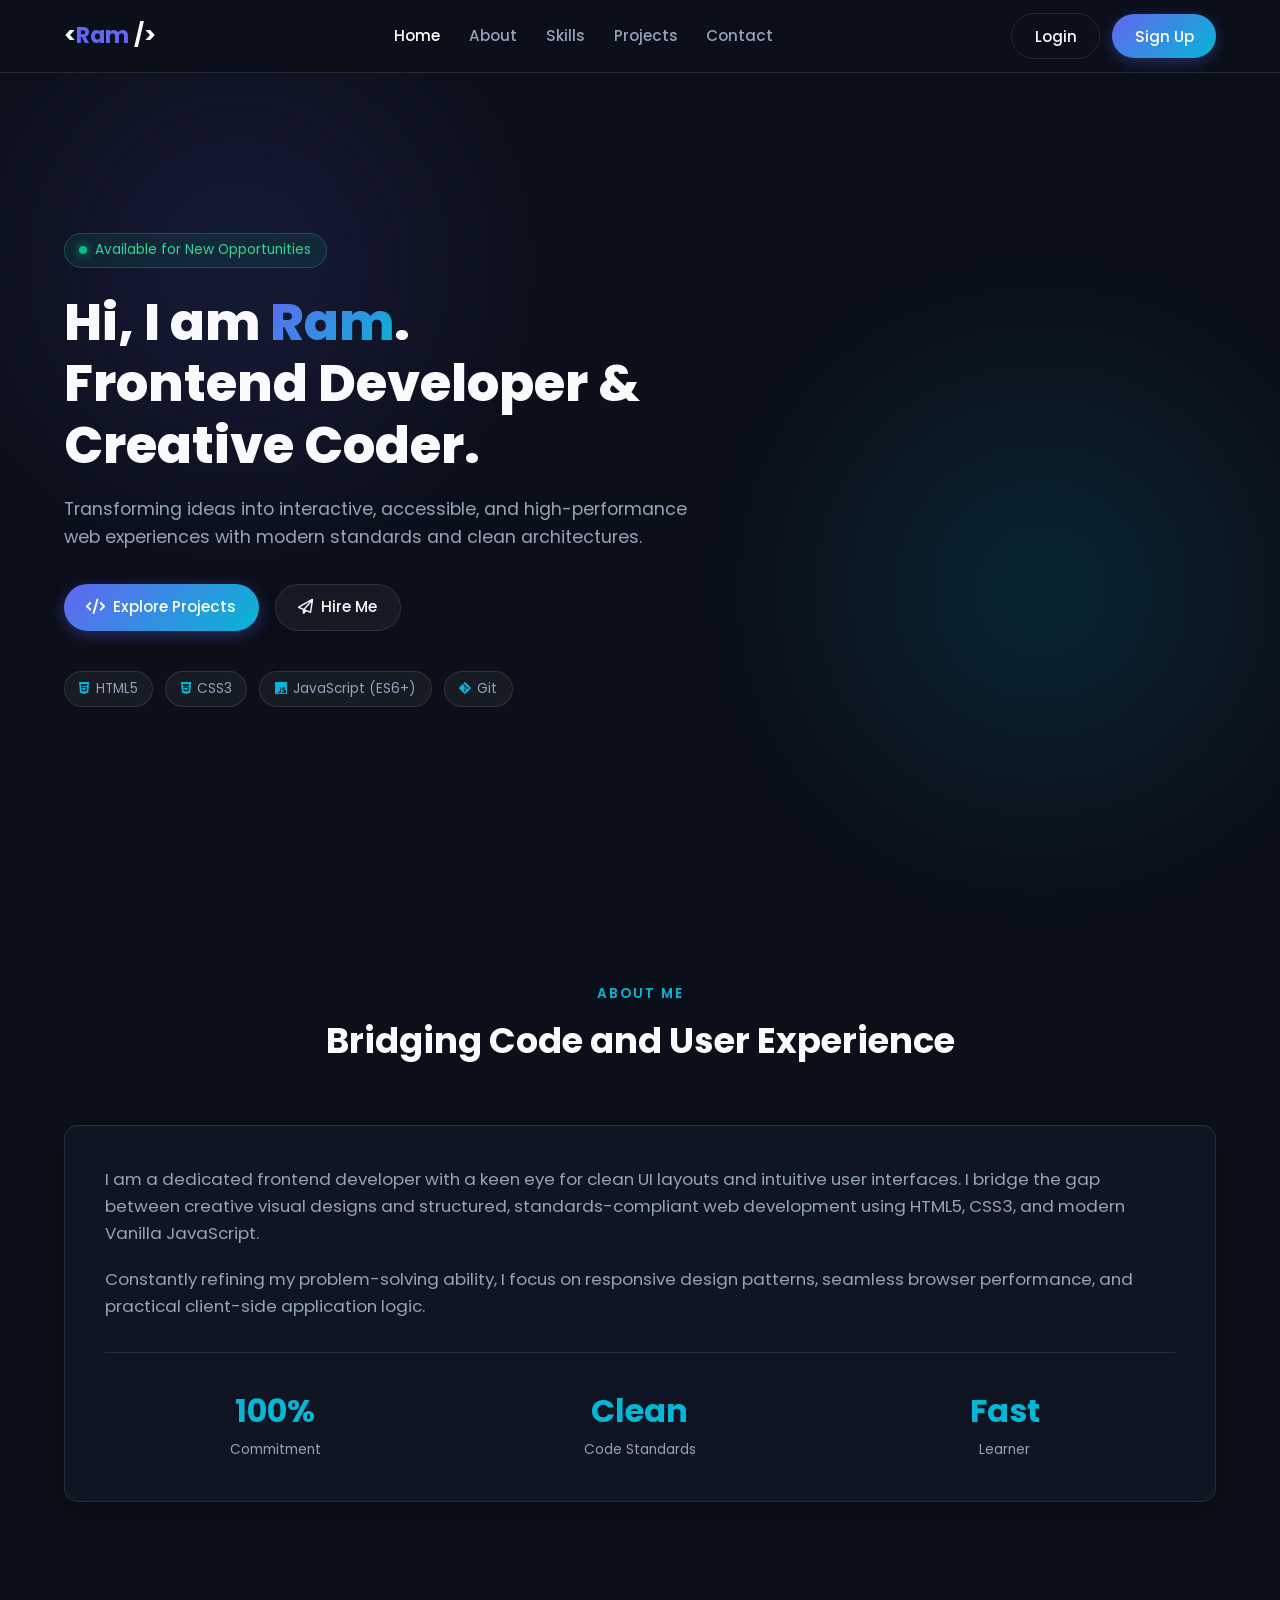
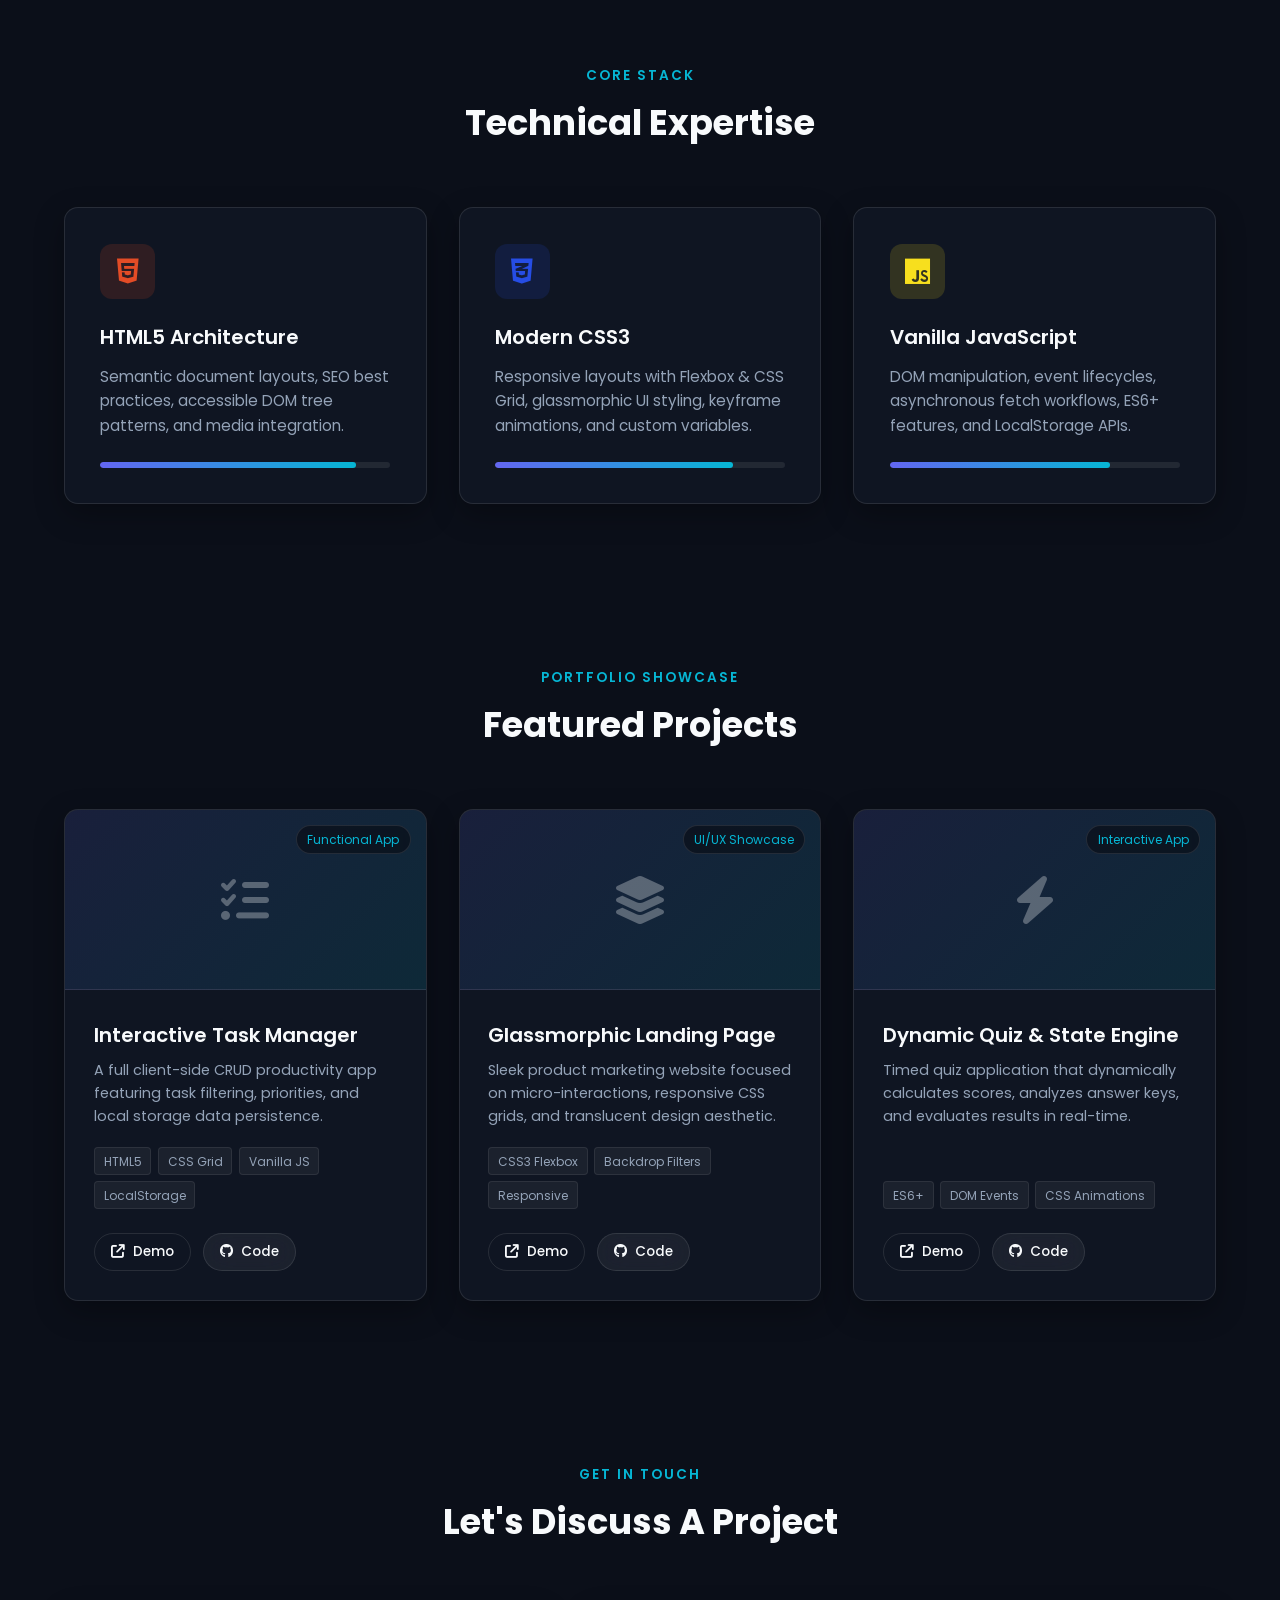
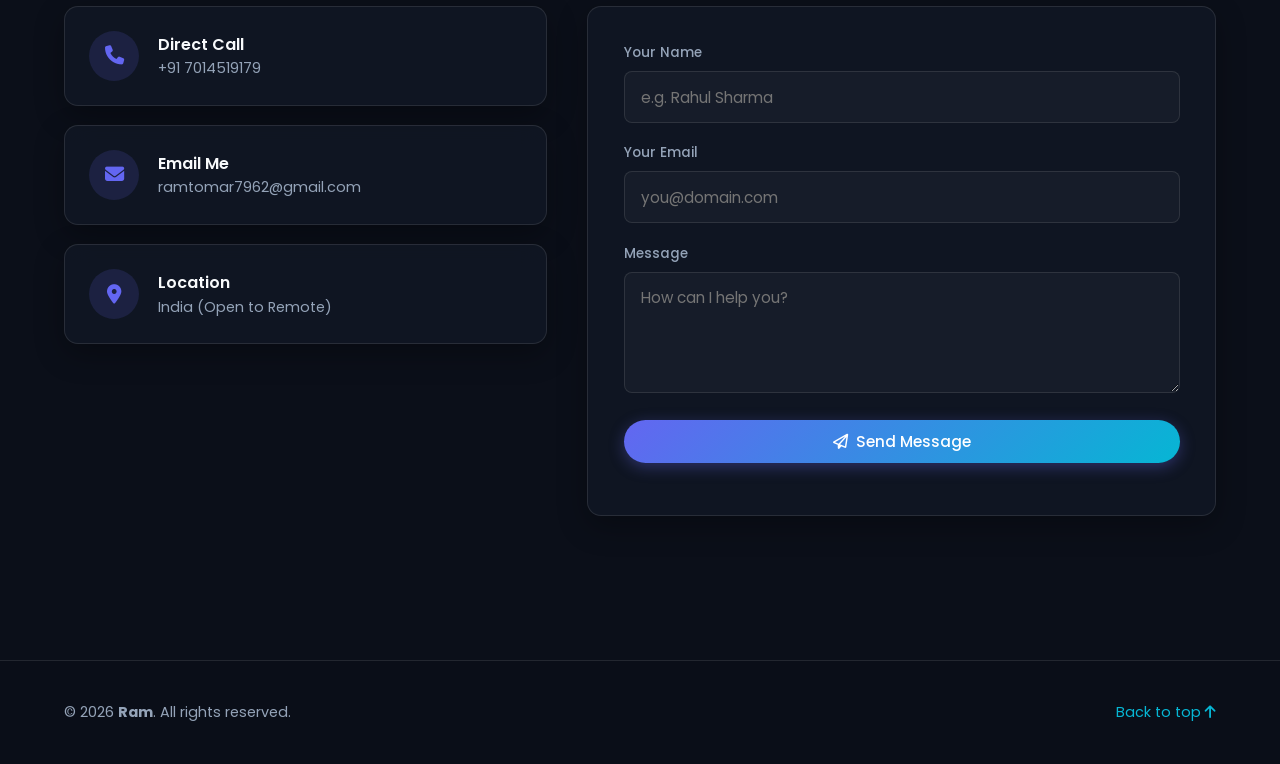
<file: index.html>
<!DOCTYPE html>
<html lang="en">
<head>
  <meta charset="UTF-8" />
  <meta name="viewport" content="width=device-width, initial-scale=1.0" />
  <title>Ram | Frontend Developer & Creative Coder</title>
  
  <!-- Google Fonts & Font Awesome Icons -->
  <link rel="preconnect" href="https://fonts.googleapis.com" />
  <link rel="preconnect" href="https://fonts.gstatic.com" crossorigin />
  <link href="https://fonts.googleapis.com/css2?family=Poppins:wght@300;400;500;600;700;800&display=swap" rel="stylesheet" />
  <link rel="stylesheet" href="https://cdnjs.cloudflare.com/ajax/libs/font-awesome/6.5.1/css/all.min.css" />

  <!-- Stylesheet -->
  <link rel="stylesheet" href="style.css" />
</head>
<body>

  <!-- Background decorative light glow -->
  <div class="glow-orb orb-1"></div>
  <div class="glow-orb orb-2"></div>

  <!-- Glass Navbar -->
  <header class="navbar-wrapper">
    <nav class="navbar container">
      <a href="#home" class="nav-brand">&lt;<span>Ram</span> /&gt;</a>

      <!-- Desktop Nav Links -->
      <ul class="nav-links" id="navLinks">
        <li><a href="#home" class="nav-link active">Home</a></li>
        <li><a href="#about" class="nav-link">About</a></li>
        <li><a href="#skills" class="nav-link">Skills</a></li>
        <li><a href="#projects" class="nav-link">Projects</a></li>
        <li><a href="#contact" class="nav-link">Contact</a></li>
      </ul>

      <!-- Auth Action Container -->
      <div class="nav-auth" id="navAuthArea">
        <button class="btn btn-outline" id="loginBtn">Login</button>
        <button class="btn btn-primary" id="signupBtn">Sign Up</button>
      </div>

      <!-- Hamburger Menu Button -->
      <button class="hamburger" id="hamburgerBtn" aria-label="Toggle Navigation">
        <i class="fa-solid fa-bars"></i>
      </button>
    </nav>
  </header>

  <main>
    <!-- Hero Section -->
    <section class="hero container" id="home">
      <div class="hero-content">
        <div class="badge-pulse">
          <span class="pulse-dot"></span>
          Available for New Opportunities
        </div>
        <h1 class="hero-title">
          Hi, I am <span class="gradient-text">Ram</span>.<br />
          Frontend Developer & Creative Coder.
        </h1>
        <p class="hero-description">
          Transforming ideas into interactive, accessible, and high-performance web experiences with modern standards and clean architectures.
        </p>

        <div class="hero-cta">
          <a href="#projects" class="btn btn-primary"><i class="fa-solid fa-code"></i> Explore Projects</a>
          <a href="#contact" class="btn btn-glass"><i class="fa-regular fa-paper-plane"></i> Hire Me</a>
        </div>

        <div class="tech-pills">
          <span class="pill"><i class="fa-brands fa-html5"></i> HTML5</span>
          <span class="pill"><i class="fa-brands fa-css3-alt"></i> CSS3</span>
          <span class="pill"><i class="fa-brands fa-js"></i> JavaScript (ES6+)</span>
          <span class="pill"><i class="fa-brands fa-git-alt"></i> Git</span>
        </div>
      </div>
    </section>

    <!-- About Section -->
    <section class="about container" id="about">
      <div class="section-header">
        <span class="section-tag">About Me</span>
        <h2 class="section-title">Bridging Code and User Experience</h2>
      </div>

      <div class="about-grid">
        <div class="glass-card about-card">
          <p class="about-text">
            I am a dedicated frontend developer with a keen eye for clean UI layouts and intuitive user interfaces. I bridge the gap between creative visual designs and structured, standards-compliant web development using HTML5, CSS3, and modern Vanilla JavaScript.
          </p>
          <p class="about-text">
            Constantly refining my problem-solving ability, I focus on responsive design patterns, seamless browser performance, and practical client-side application logic.
          </p>
          
          <div class="about-stats">
            <div class="stat-box">
              <span class="stat-num">100%</span>
              <span class="stat-label">Commitment</span>
            </div>
            <div class="stat-box">
              <span class="stat-num">Clean</span>
              <span class="stat-label">Code Standards</span>
            </div>
            <div class="stat-box">
              <span class="stat-num">Fast</span>
              <span class="stat-label">Learner</span>
            </div>
          </div>
        </div>
      </div>
    </section>

    <!-- Skills Matrix -->
    <section class="skills container" id="skills">
      <div class="section-header">
        <span class="section-tag">Core Stack</span>
        <h2 class="section-title">Technical Expertise</h2>
      </div>

      <div class="skills-grid">
        <div class="glass-card skill-card">
          <div class="skill-icon icon-html"><i class="fa-brands fa-html5"></i></div>
          <h3 class="skill-name">HTML5 Architecture</h3>
          <p class="skill-desc">Semantic document layouts, SEO best practices, accessible DOM tree patterns, and media integration.</p>
          <div class="progress-bar-bg"><div class="progress-bar-fill" style="width: 88%;"></div></div>
        </div>

        <div class="glass-card skill-card">
          <div class="skill-icon icon-css"><i class="fa-brands fa-css3-alt"></i></div>
          <h3 class="skill-name">Modern CSS3</h3>
          <p class="skill-desc">Responsive layouts with Flexbox & CSS Grid, glassmorphic UI styling, keyframe animations, and custom variables.</p>
          <div class="progress-bar-bg"><div class="progress-bar-fill" style="width: 82%;"></div></div>
        </div>

        <div class="glass-card skill-card">
          <div class="skill-icon icon-js"><i class="fa-brands fa-js"></i></div>
          <h3 class="skill-name">Vanilla JavaScript</h3>
          <p class="skill-desc">DOM manipulation, event lifecycles, asynchronous fetch workflows, ES6+ features, and LocalStorage APIs.</p>
          <div class="progress-bar-bg"><div class="progress-bar-fill" style="width: 76%;"></div></div>
        </div>
      </div>
    </section>

    <!-- Projects Section (Updated with working pages and GitHub links) -->
    <section class="projects container" id="projects">
      <div class="section-header">
        <span class="section-tag">Portfolio Showcase</span>
        <h2 class="section-title">Featured Projects</h2>
      </div>

      <div class="projects-grid">
        <!-- Project 1 -->
        <article class="glass-card project-card">
          <div class="project-thumb">
            <i class="fa-solid fa-list-check thumb-icon"></i>
            <span class="badge">Functional App</span>
          </div>
          <div class="project-body">
            <h3 class="project-title">Interactive Task Manager</h3>
            <p class="project-desc">A full client-side CRUD productivity app featuring task filtering, priorities, and local storage data persistence.</p>
            <div class="project-tags">
              <span>HTML5</span>
              <span>CSS Grid</span>
              <span>Vanilla JS</span>
              <span>LocalStorage</span>
            </div>
            <div class="project-actions">
              <a href="task-manager.html" class="btn btn-outline btn-sm"><i class="fa-solid fa-arrow-up-right-from-square"></i> Demo</a>
              <a href="https://github.com/ramtomar7962" target="_blank" class="btn btn-glass btn-sm"><i class="fa-brands fa-github"></i> Code</a>
            </div>
          </div>
        </article>

        <!-- Project 2 -->
        <article class="glass-card project-card">
          <div class="project-thumb">
            <i class="fa-solid fa-layer-group thumb-icon"></i>
            <span class="badge">UI/UX Showcase</span>
          </div>
          <div class="project-body">
            <h3 class="project-title">Glassmorphic Landing Page</h3>
            <p class="project-desc">Sleek product marketing website focused on micro-interactions, responsive CSS grids, and translucent design aesthetic.</p>
            <div class="project-tags">
              <span>CSS3 Flexbox</span>
              <span>Backdrop Filters</span>
              <span>Responsive</span>
            </div>
            <div class="project-actions">
              <a href="landing-page.html" class="btn btn-outline btn-sm"><i class="fa-solid fa-arrow-up-right-from-square"></i> Demo</a>
              <a href="https://github.com/ramtomar7962" target="_blank" class="btn btn-glass btn-sm"><i class="fa-brands fa-github"></i> Code</a>
            </div>
          </div>
        </article>

        <!-- Project 3 -->
        <article class="glass-card project-card">
          <div class="project-thumb">
            <i class="fa-solid fa-bolt thumb-icon"></i>
            <span class="badge">Interactive App</span>
          </div>
          <div class="project-body">
            <h3 class="project-title">Dynamic Quiz & State Engine</h3>
            <p class="project-desc">Timed quiz application that dynamically calculates scores, analyzes answer keys, and evaluates results in real-time.</p>
            <div class="project-tags">
              <span>ES6+</span>
              <span>DOM Events</span>
              <span>CSS Animations</span>
            </div>
            <div class="project-actions">
              <a href="quiz-app.html" class="btn btn-outline btn-sm"><i class="fa-solid fa-arrow-up-right-from-square"></i> Demo</a>
              <a href="https://github.com/ramtomar7962" target="_blank" class="btn btn-glass btn-sm"><i class="fa-brands fa-github"></i> Code</a>
            </div>
          </div>
        </article>
      </div>
    </section>

    <!-- Contact Section -->
    <section class="contact container" id="contact">
      <div class="section-header">
        <span class="section-tag">Get In Touch</span>
        <h2 class="section-title">Let's Discuss A Project</h2>
      </div>

      <div class="contact-grid">
        <!-- Direct Details -->
        <div class="contact-cards">
          <a href="tel:+917014519179" class="glass-card contact-info-card">
            <div class="contact-info-icon"><i class="fa-solid fa-phone"></i></div>
            <div>
              <h4>Direct Call</h4>
              <p>+91 7014519179</p>
            </div>
          </a>

          <a href="mailto:ramtomar7962@gmail.com" class="glass-card contact-info-card">
            <div class="contact-info-icon"><i class="fa-solid fa-envelope"></i></div>
            <div>
              <h4>Email Me</h4>
              <p>ramtomar7962@gmail.com</p>
            </div>
          </a>

          <div class="glass-card contact-info-card">
            <div class="contact-info-icon"><i class="fa-solid fa-location-dot"></i></div>
            <div>
              <h4>Location</h4>
              <p>India (Open to Remote)</p>
            </div>
          </div>
        </div>

        <!-- Contact Form -->
        <div class="glass-card contact-form-card">
          <form id="contactForm" novalidate>
            <div class="form-group">
              <label for="contactName">Your Name</label>
              <input type="text" id="contactName" placeholder="e.g. Rahul Sharma" required />
            </div>

            <div class="form-group">
              <label for="contactEmail">Your Email</label>
              <input type="email" id="contactEmail" placeholder="you@domain.com" required />
            </div>

            <div class="form-group">
              <label for="contactMessage">Message</label>
              <textarea id="contactMessage" rows="4" placeholder="How can I help you?" required></textarea>
            </div>

            <button type="submit" class="btn btn-primary btn-block" id="contactSubmitBtn">
              <i class="fa-regular fa-paper-plane"></i> Send Message
            </button>
            <p class="form-status" id="contactStatus"></p>
          </form>
        </div>
      </div>
    </section>
  </main>

  <!-- Footer -->
  <footer class="footer">
    <div class="container footer-content">
      <p>&copy; 2026 <strong>Ram</strong>. All rights reserved.</p>
      <div class="footer-links">
        <a href="#home">Back to top <i class="fa-solid fa-arrow-up"></i></a>
      </div>
    </div>
  </footer>

  <!-- Auth Modal -->
  <div class="modal-overlay" id="authModal" aria-hidden="true">
    <div class="glass-card modal-container">
      <button class="modal-close" id="modalCloseBtn" aria-label="Close modal">&times;</button>

      <div class="modal-tabs">
        <button class="tab-btn active" id="tabLoginBtn">Sign In</button>
        <button class="tab-btn" id="tabSignupBtn">Create Account</button>
      </div>

      <div class="modal-alert" id="modalAlert"></div>

      <!-- Login Form -->
      <form id="loginForm" class="auth-form active">
        <div class="form-group">
          <label for="loginEmail">Email Address</label>
          <input type="email" id="loginEmail" placeholder="you@domain.com" required />
        </div>
        <div class="form-group">
          <label for="loginPassword">Password</label>
          <input type="password" id="loginPassword" placeholder="••••••••" required />
        </div>
        <button type="submit" class="btn btn-primary btn-block">Sign In</button>
      </form>

      <!-- Sign Up Form -->
      <form id="signupForm" class="auth-form">
        <div class="form-group">
          <label for="signupName">Full Name</label>
          <input type="text" id="signupName" placeholder="Ram" required />
        </div>
        <div class="form-group">
          <label for="signupEmail">Email Address</label>
          <input type="email" id="signupEmail" placeholder="ramtomar7962@gmail.com" required />
        </div>
        <div class="form-group">
          <label for="signupPassword">Password</label>
          <input type="password" id="signupPassword" placeholder="Minimum 6 characters" minlength="6" required />
        </div>
        <button type="submit" class="btn btn-primary btn-block">Create Account</button>
      </form>
    </div>
  </div>

  <script src="app.js"></script>
</body>
</html>
</file>
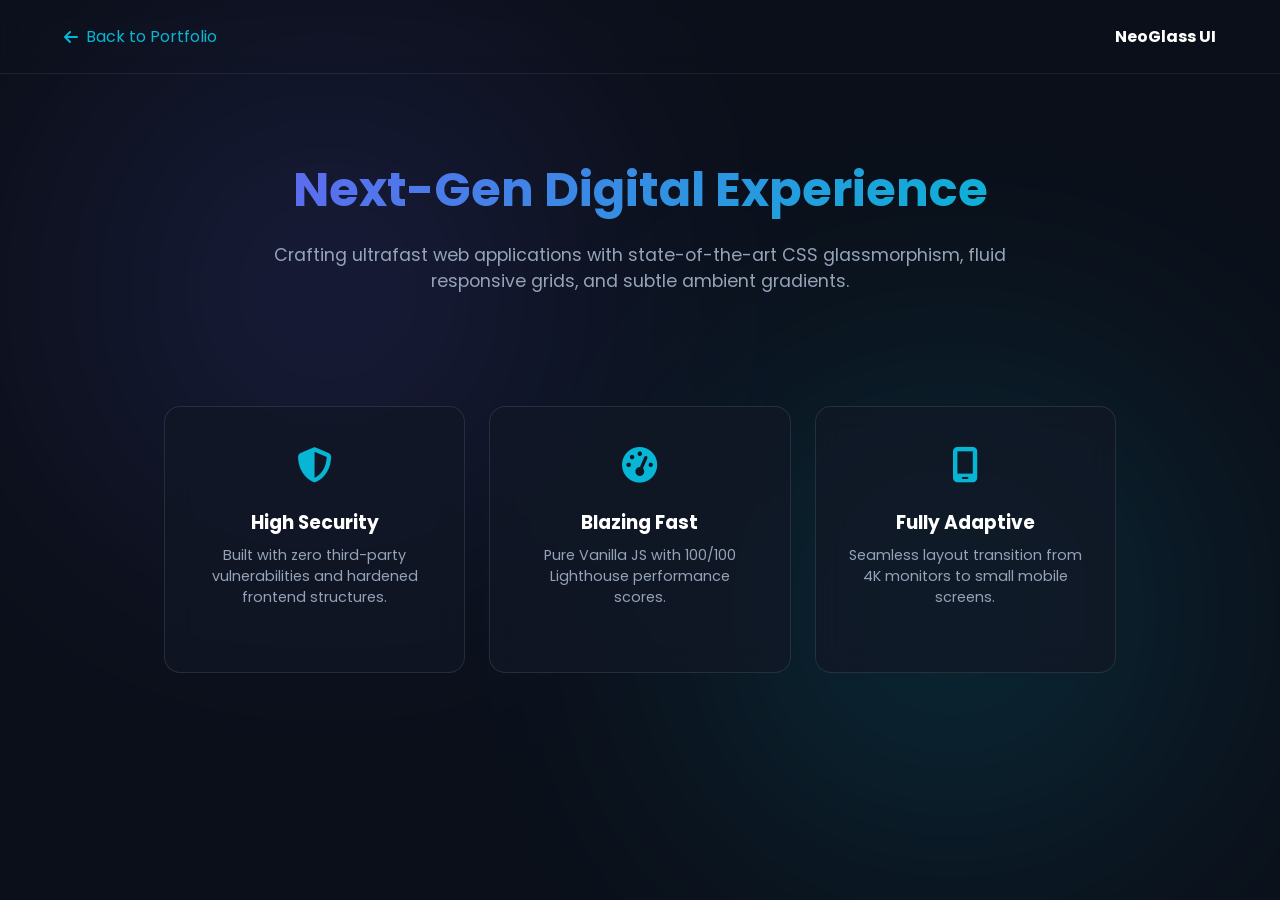
<file: landing-page.html>
<!DOCTYPE html>
<html lang="en">
<head>
  <meta charset="UTF-8" />
  <meta name="viewport" content="width=device-width, initial-scale=1.0" />
  <title>Modern Landing Page | Ram Portfolio</title>
  <link href="https://fonts.googleapis.com/css2?family=Poppins:wght@300;400;600;700&display=swap" rel="stylesheet" />
  <link rel="stylesheet" href="https://cdnjs.cloudflare.com/ajax/libs/font-awesome/6.5.1/css/all.min.css" />
  <style>
    * { margin: 0; padding: 0; box-sizing: border-box; font-family: 'Poppins', sans-serif; }
    body { background: #0b0f19; color: #fff; min-height: 100vh; overflow-x: hidden; position: relative; }
    .glow { position: absolute; width: 400px; height: 400px; border-radius: 50%; filter: blur(140px); z-index: -1; opacity: 0.25; }
    .glow-1 { background: #6366f1; top: 10%; left: 10%; }
    .glow-2 { background: #06b6d4; bottom: 10%; right: 10%; }
    nav { display: flex; justify-content: space-between; align-items: center; padding: 1.5rem 5%; border-bottom: 1px solid rgba(255,255,255,0.08); backdrop-filter: blur(10px); }
    .back { color: #06b6d4; text-decoration: none; display: flex; align-items: center; gap: 0.5rem; }
    .hero { text-align: center; padding: 5rem 1rem; max-width: 800px; margin: 0 auto; }
    h1 { font-size: 3rem; margin-bottom: 1rem; background: linear-gradient(135deg, #6366f1, #06b6d4); -webkit-background-clip: text; background-clip: text; -webkit-text-fill-color: transparent; }
    p { color: #94a3b8; font-size: 1.1rem; margin-bottom: 2rem; }
    .grid { display: grid; grid-template-columns: repeat(auto-fit, minmax(240px, 1fr)); gap: 1.5rem; max-width: 1000px; margin: 0 auto; padding: 0 1.5rem 4rem; }
    .card { background: rgba(18, 24, 38, 0.7); backdrop-filter: blur(14px); border: 1px solid rgba(255,255,255,0.1); border-radius: 16px; padding: 2rem; text-align: center; transition: 0.3s; }
    .card:hover { transform: translateY(-5px); border-color: #6366f1; }
    .icon { font-size: 2.2rem; color: #06b6d4; margin-bottom: 1rem; }
  </style>
</head>
<body>
  <div class="glow glow-1"></div>
  <div class="glow glow-2"></div>
  <nav>
    <a href="index.html" class="back"><i class="fa-solid fa-arrow-left"></i> Back to Portfolio</a>
    <strong>NeoGlass UI</strong>
  </nav>
  <section class="hero">
    <h1>Next-Gen Digital Experience</h1>
    <p>Crafting ultrafast web applications with state-of-the-art CSS glassmorphism, fluid responsive grids, and subtle ambient gradients.</p>
  </section>
  <div class="grid">
    <div class="card">
      <div class="icon"><i class="fa-solid fa-shield-halved"></i></div>
      <h3>High Security</h3>
      <p style="font-size: 0.9rem; margin-top: 0.5rem;">Built with zero third-party vulnerabilities and hardened frontend structures.</p>
    </div>
    <div class="card">
      <div class="icon"><i class="fa-solid fa-gauge-high"></i></div>
      <h3>Blazing Fast</h3>
      <p style="font-size: 0.9rem; margin-top: 0.5rem;">Pure Vanilla JS with 100/100 Lighthouse performance scores.</p>
    </div>
    <div class="card">
      <div class="icon"><i class="fa-solid fa-mobile-screen"></i></div>
      <h3>Fully Adaptive</h3>
      <p style="font-size: 0.9rem; margin-top: 0.5rem;">Seamless layout transition from 4K monitors to small mobile screens.</p>
    </div>
  </div>
</body>
</html>
</file>
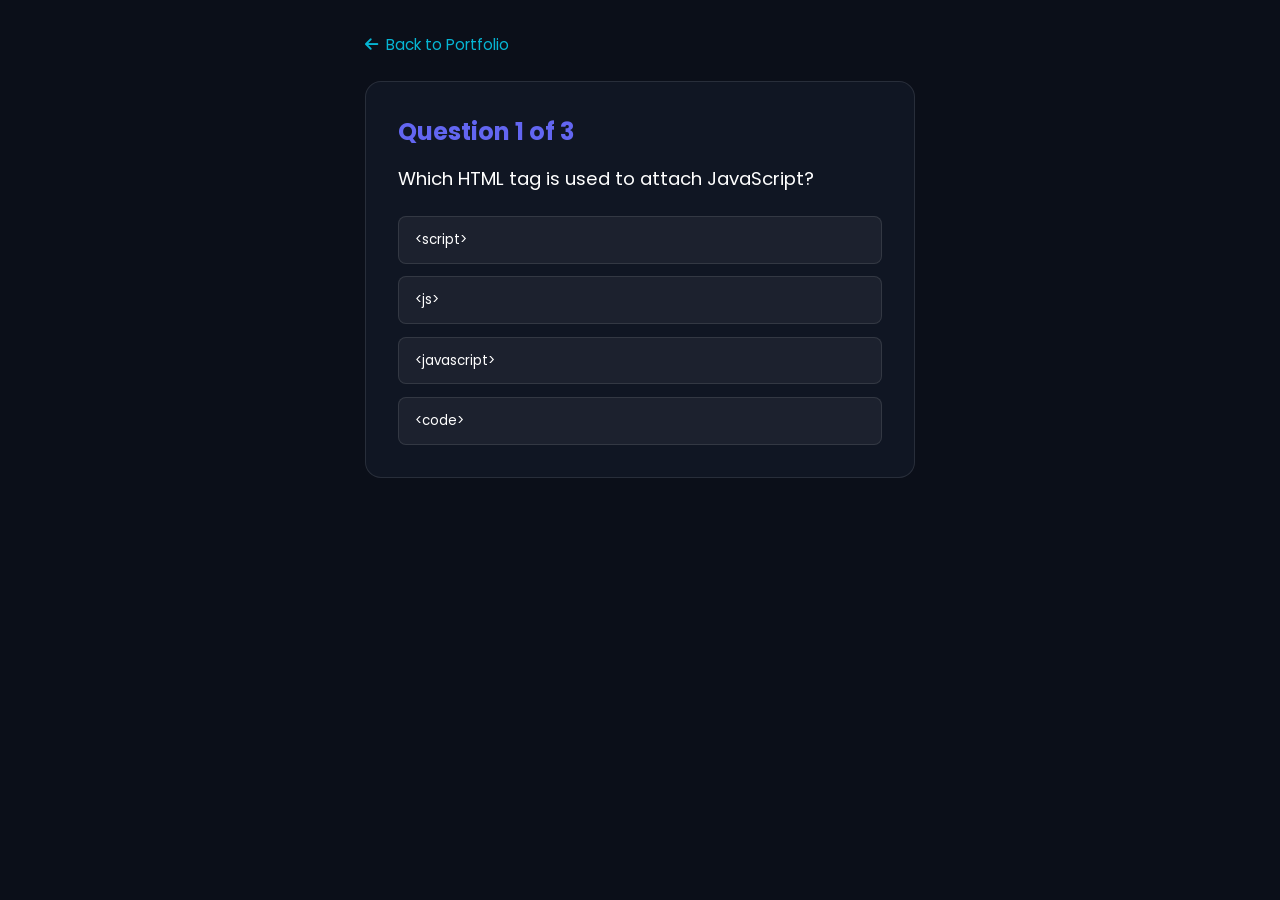
<file: quiz-app.html>
<!DOCTYPE html>
<html lang="en">
<head>
  <meta charset="UTF-8" />
  <meta name="viewport" content="width=device-width, initial-scale=1.0" />
  <title>Frontend Quiz | Ram Portfolio</title>
  <link href="https://fonts.googleapis.com/css2?family=Poppins:wght@300;400;600&display=swap" rel="stylesheet" />
  <link rel="stylesheet" href="https://cdnjs.cloudflare.com/ajax/libs/font-awesome/6.5.1/css/all.min.css" />
  <style>
    * { margin: 0; padding: 0; box-sizing: border-box; font-family: 'Poppins', sans-serif; }
    body { background-color: #0b0f19; color: #fff; min-height: 100vh; display: flex; flex-direction: column; align-items: center; padding: 2rem 1rem; }
    .back-nav { width: 100%; max-width: 550px; margin-bottom: 1.5rem; }
    .back-btn { color: #06b6d4; text-decoration: none; font-size: 0.95rem; display: inline-flex; align-items: center; gap: 0.5rem; }
    .card { background: rgba(18, 24, 38, 0.85); border: 1px solid rgba(255,255,255,0.1); border-radius: 16px; padding: 2rem; width: 100%; max-width: 550px; }
    h2 { color: #6366f1; margin-bottom: 1rem; }
    .question { font-size: 1.15rem; margin-bottom: 1.5rem; }
    .options { display: flex; flex-direction: column; gap: 0.8rem; }
    .opt-btn { background: rgba(255,255,255,0.05); border: 1px solid rgba(255,255,255,0.1); color: #fff; padding: 0.8rem 1rem; border-radius: 8px; text-align: left; cursor: pointer; transition: 0.2s; }
    .opt-btn:hover { background: rgba(99, 102, 241, 0.2); border-color: #6366f1; }
    .result-box { text-align: center; }
    .restart-btn { margin-top: 1.5rem; background: #6366f1; color: #fff; border: none; padding: 0.75rem 1.5rem; border-radius: 50px; cursor: pointer; }
  </style>
</head>
<body>
  <div class="back-nav">
    <a href="index.html" class="back-btn"><i class="fa-solid fa-arrow-left"></i> Back to Portfolio</a>
  </div>
  <div class="card" id="quizContainer">
    <h2 id="qCount">Question 1 of 3</h2>
    <p class="question" id="qText"></p>
    <div class="options" id="optContainer"></div>
  </div>

  <script>
    const questions = [
      { q: "Which HTML tag is used to attach JavaScript?", opts: ["<script>", "<js>", "<javascript>", "<code>"], ans: 0 },
      { q: "Which CSS property is used for glassmorphism blur?", opts: ["filter: shadow()", "backdrop-filter: blur()", "background-blur", "box-blur"], ans: 1 },
      { q: "Which object stores persistent key-value data in the browser?", opts: ["SessionEngine", "localStorage", "cookieMaster", "JSONStore"], ans: 1 }
    ];

    let current = 0;
    let score = 0;

    const qCount = document.getElementById('qCount');
    const qText = document.getElementById('qText');
    const optContainer = document.getElementById('optContainer');
    const container = document.getElementById('quizContainer');

    function loadQuestion() {
      const item = questions[current];
      qCount.textContent = `Question ${current + 1} of ${questions.length}`;
      qText.textContent = item.q;
      optContainer.innerHTML = '';
      item.opts.forEach((opt, idx) => {
        const btn = document.createElement('button');
        btn.className = 'opt-btn';
        btn.textContent = opt;
        btn.onclick = () => selectOption(idx);
        optContainer.appendChild(btn);
      });
    }

    function selectOption(idx) {
      if (idx === questions[current].ans) score++;
      current++;
      if (current < questions.length) {
        loadQuestion();
      } else {
        container.innerHTML = `
          <div class="result-box">
            <h2>Quiz Finished!</h2>
            <p style="font-size: 1.3rem; margin-top: 1rem;">Your Score: <strong>${score} / ${questions.length}</strong></p>
            <button class="restart-btn" onclick="location.reload()"><i class="fa-solid fa-rotate-right"></i> Restart Quiz</button>
          </div>
        `;
      }
    }

    loadQuestion();
  </script>
</body>
</html>
</file>
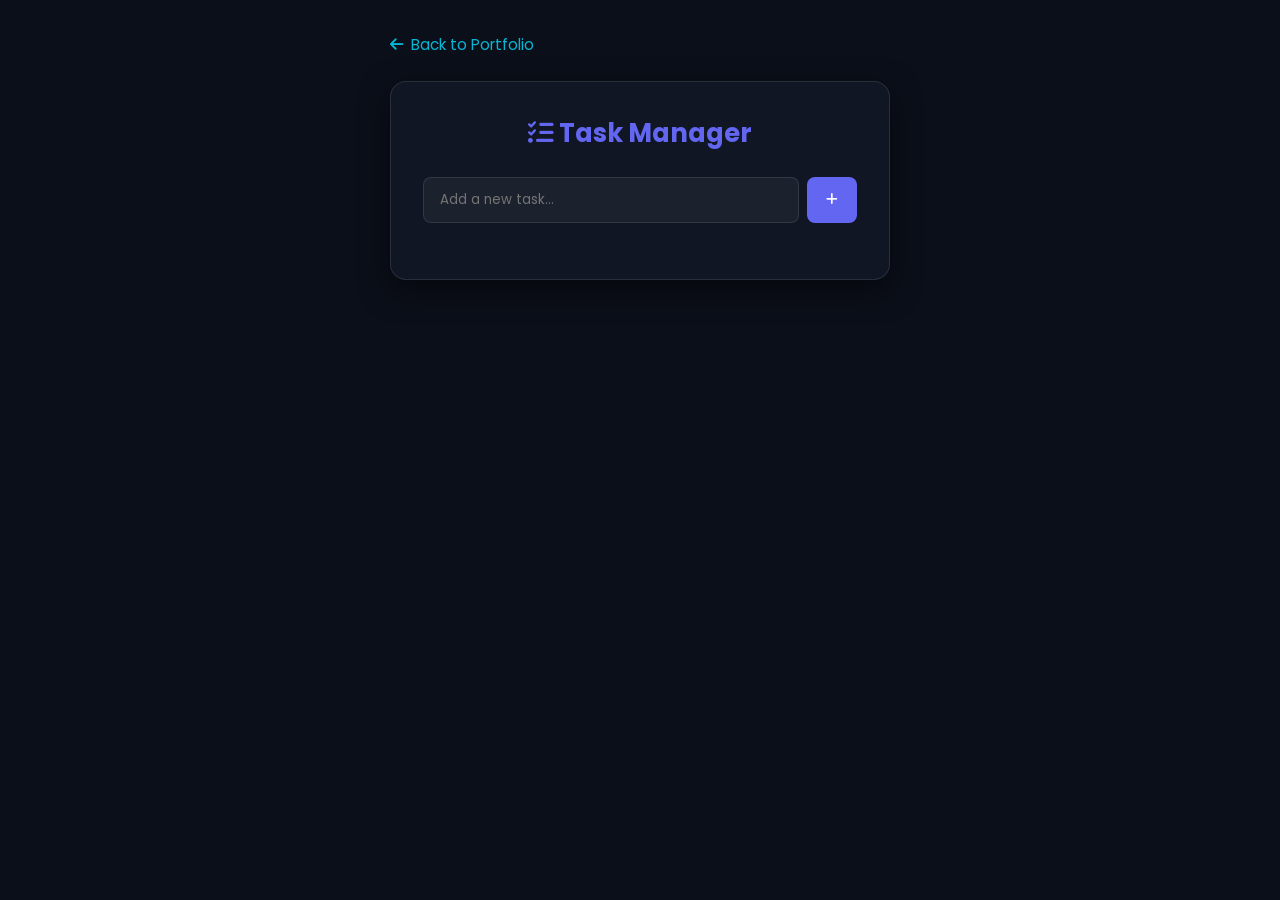
<file: task-manager.html>
<!DOCTYPE html>
<html lang="en">
<head>
  <meta charset="UTF-8" />
  <meta name="viewport" content="width=device-width, initial-scale=1.0" />
  <title>Task Manager | Ram Portfolio</title>
  <link href="https://fonts.googleapis.com/css2?family=Poppins:wght@300;400;600&display=swap" rel="stylesheet" />
  <link rel="stylesheet" href="https://cdnjs.cloudflare.com/ajax/libs/font-awesome/6.5.1/css/all.min.css" />
  <style>
    * { margin: 0; padding: 0; box-sizing: border-box; font-family: 'Poppins', sans-serif; }
    body { background-color: #0b0f19; color: #fff; min-height: 100vh; display: flex; flex-direction: column; align-items: center; padding: 2rem 1rem; }
    .back-nav { width: 100%; max-width: 500px; margin-bottom: 1.5rem; }
    .back-btn { color: #06b6d4; text-decoration: none; font-size: 0.95rem; display: inline-flex; align-items: center; gap: 0.5rem; }
    .card { background: rgba(18, 24, 38, 0.85); border: 1px solid rgba(255, 255, 255, 0.1); border-radius: 16px; padding: 2rem; width: 100%; max-width: 500px; box-shadow: 0 10px 30px rgba(0,0,0,0.5); }
    h2 { margin-bottom: 1.5rem; font-size: 1.6rem; color: #6366f1; text-align: center; }
    .input-box { display: flex; gap: 0.5rem; margin-bottom: 1.5rem; }
    input { flex: 1; padding: 0.75rem 1rem; background: rgba(255,255,255,0.05); border: 1px solid rgba(255,255,255,0.1); border-radius: 8px; color: #fff; outline: none; }
    input:focus { border-color: #6366f1; }
    button.add-btn { background: #6366f1; color: #fff; border: none; padding: 0.75rem 1.2rem; border-radius: 8px; cursor: pointer; font-weight: 600; }
    ul { list-style: none; display: flex; flex-direction: column; gap: 0.7rem; }
    li { background: rgba(255, 255, 255, 0.03); border: 1px solid rgba(255, 255, 255, 0.08); padding: 0.75rem 1rem; border-radius: 8px; display: flex; justify-content: space-between; align-items: center; }
    li.done span { text-decoration: line-through; color: #94a3b8; }
    .actions { display: flex; gap: 0.5rem; }
    .icon-btn { background: none; border: none; cursor: pointer; font-size: 1rem; color: #94a3b8; }
    .icon-btn.check:hover { color: #10b981; }
    .icon-btn.del:hover { color: #ef4444; }
  </style>
</head>
<body>
  <div class="back-nav">
    <a href="index.html" class="back-btn"><i class="fa-solid fa-arrow-left"></i> Back to Portfolio</a>
  </div>
  <div class="card">
    <h2><i class="fa-solid fa-list-check"></i> Task Manager</h2>
    <div class="input-box">
      <input type="text" id="taskInput" placeholder="Add a new task..." />
      <button class="add-btn" id="addBtn"><i class="fa-solid fa-plus"></i></button>
    </div>
    <ul id="taskList"></ul>
  </div>

  <script>
    const taskInput = document.getElementById('taskInput');
    const addBtn = document.getElementById('addBtn');
    const taskList = document.getElementById('taskList');

    let tasks = JSON.parse(localStorage.getItem('ram_tasks')) || [];

    function saveAndRender() {
      localStorage.setItem('ram_tasks', JSON.stringify(tasks));
      taskList.innerHTML = '';
      tasks.forEach((t, i) => {
        const li = document.createElement('li');
        if (t.done) li.classList.add('done');
        li.innerHTML = `
          <span>${t.text}</span>
          <div class="actions">
            <button class="icon-btn check" onclick="toggleTask(${i})"><i class="fa-solid fa-check"></i></button>
            <button class="icon-btn del" onclick="deleteTask(${i})"><i class="fa-solid fa-trash"></i></button>
          </div>
        `;
        taskList.appendChild(li);
      });
    }

    addBtn.addEventListener('click', () => {
      const val = taskInput.value.trim();
      if (!val) return;
      tasks.push({ text: val, done: false });
      taskInput.value = '';
      saveAndRender();
    });

    taskInput.addEventListener('keypress', (e) => {
      if (e.key === 'Enter') addBtn.click();
    });

    window.toggleTask = (i) => {
      tasks[i].done = !tasks[i].done;
      saveAndRender();
    };

    window.deleteTask = (i) => {
      tasks.splice(i, 1);
      saveAndRender();
    };

    saveAndRender();
  </script>
</body>
</html>
</file>
<file: style.css>
/* ==========================================================
   Design System & Global Variables
   ========================================================== */
:root {
  --bg-dark: #0b0f19;
  --bg-card: rgba(18, 24, 38, 0.75);
  --border-color: rgba(255, 255, 255, 0.1);
  --border-hover: rgba(99, 102, 241, 0.4);
  
  --text-main: #f8fafc;
  --text-muted: #94a3b8;
  
  --primary: #6366f1;
  --primary-glow: rgba(99, 102, 241, 0.35);
  --accent: #06b6d4;
  --accent-glow: rgba(6, 182, 212, 0.35);
  --danger: #ef4444;
  --success: #10b981;
  
  --glass-blur: blur(14px);
  --transition: all 0.3s cubic-bezier(0.4, 0, 0.2, 1);
  --radius-sm: 8px;
  --radius-md: 14px;
  --radius-lg: 20px;
}

/* ==========================================================
   Reset & Base Styles
   ========================================================== */
* {
  margin: 0;
  padding: 0;
  box-sizing: border-box;
}

html {
  scroll-behavior: smooth;
  font-family: 'Poppins', sans-serif;
  background-color: var(--bg-dark);
  color: var(--text-main);
}

body {
  position: relative;
  overflow-x: hidden;
  line-height: 1.6;
}

.container {
  width: 90%;
  max-width: 1180px;
  margin: 0 auto;
}

/* Background Glow Orbs */
.glow-orb {
  position: fixed;
  width: 350px;
  height: 350px;
  border-radius: 50%;
  filter: blur(120px);
  opacity: 0.18;
  z-index: -1;
  pointer-events: none;
}
.orb-1 {
  background: var(--primary);
  top: 10%;
  left: 5%;
}
.orb-2 {
  background: var(--accent);
  bottom: 15%;
  right: 5%;
}

/* ==========================================================
   Typography & Reusable Utilities
   ========================================================== */
.gradient-text {
  background: linear-gradient(135deg, #6366f1, #06b6d4);
  -webkit-background-clip: text;
  background-clip: text;
  -webkit-text-fill-color: transparent;
}
.glass-card {
  background: var(--bg-card);
  backdrop-filter: var(--glass-blur);
  -webkit-backdrop-filter: var(--glass-blur);
  border: 1px solid var(--border-color);
  border-radius: var(--radius-md);
  box-shadow: 0 10px 30px rgba(0, 0, 0, 0.3);
  transition: var(--transition);
}

.glass-card:hover {
  border-color: var(--border-hover);
  box-shadow: 0 12px 35px var(--primary-glow);
}

.section-header {
  text-align: center;
  margin-bottom: 3.5rem;
}

.section-tag {
  display: inline-block;
  font-size: 0.85rem;
  letter-spacing: 2px;
  text-transform: uppercase;
  color: var(--accent);
  font-weight: 600;
  margin-bottom: 0.5rem;
}

.section-title {
  font-size: 2.2rem;
  font-weight: 700;
}

/* Buttons */
.btn {
  display: inline-flex;
  align-items: center;
  gap: 0.5rem;
  padding: 0.65rem 1.4rem;
  border-radius: 50px;
  font-size: 0.95rem;
  font-weight: 500;
  font-family: inherit;
  cursor: pointer;
  text-decoration: none;
  transition: var(--transition);
  border: none;
}

.btn-primary {
  background: linear-gradient(135deg, var(--primary), var(--accent));
  color: #fff;
  box-shadow: 0 4px 15px var(--primary-glow);
}
.btn-primary:hover {
  transform: translateY(-2px);
  box-shadow: 0 6px 20px var(--accent-glow);
}

.btn-outline {
  background: transparent;
  color: var(--text-main);
  border: 1px solid var(--border-color);
}
.btn-outline:hover {
  background: rgba(255, 255, 255, 0.08);
  border-color: var(--primary);
  color: #fff;
}

.btn-glass {
  background: rgba(255, 255, 255, 0.05);
  color: var(--text-main);
  border: 1px solid var(--border-color);
  backdrop-filter: var(--glass-blur);
}
.btn-glass:hover {
  background: rgba(255, 255, 255, 0.12);
  transform: translateY(-2px);
}

.btn-danger {
  background: rgba(239, 68, 68, 0.15);
  color: #f87171;
  border: 1px solid rgba(239, 68, 68, 0.3);
}
.btn-danger:hover {
  background: var(--danger);
  color: #fff;
}

.btn-sm {
  padding: 0.45rem 1rem;
  font-size: 0.85rem;
}

.btn-block {
  width: 100%;
  justify-content: center;
}

/* ==========================================================
   Header & Navbar
   ========================================================== */
.navbar-wrapper {
  position: fixed;
  top: 0;
  left: 0;
  width: 100%;
  z-index: 1000;
  background: rgba(11, 15, 25, 0.8);
  backdrop-filter: var(--glass-blur);
  border-bottom: 1px solid var(--border-color);
}

.navbar {
  display: flex;
  align-items: center;
  justify-content: space-between;
  height: 72px;
}

.nav-brand {
  font-size: 1.4rem;
  font-weight: 700;
  color: var(--text-main);
  text-decoration: none;
}
.nav-brand span {
  color: var(--primary);
}

.nav-links {
  display: flex;
  list-style: none;
  gap: 1.8rem;
}

.nav-link {
  text-decoration: none;
  color: var(--text-muted);
  font-weight: 500;
  font-size: 0.95rem;
  transition: var(--transition);
}
.nav-link:hover,
.nav-link.active {
  color: #fff;
}

.nav-auth {
  display: flex;
  align-items: center;
  gap: 0.75rem;
}

.user-badge {
  display: flex;
  align-items: center;
  gap: 0.5rem;
  background: rgba(99, 102, 241, 0.15);
  padding: 0.35rem 0.85rem;
  border-radius: 50px;
  border: 1px solid rgba(99, 102, 241, 0.3);
  font-size: 0.85rem;
}
.user-badge i {
  color: var(--accent);
}

.hamburger {
  display: none;
  background: none;
  border: none;
  color: #fff;
  font-size: 1.3rem;
  cursor: pointer;
}

/* ==========================================================
   Hero Section
   ========================================================== */
.hero {
  min-height: 100vh;
  display: flex;
  align-items: center;
  padding-top: 100px;
  padding-bottom: 60px;
}

.hero-content {
  max-width: 780px;
}

.badge-pulse {
  display: inline-flex;
  align-items: center;
  gap: 0.5rem;
  padding: 0.35rem 0.9rem;
  border-radius: 50px;
  background: rgba(16, 185, 129, 0.1);
  border: 1px solid rgba(16, 185, 129, 0.3);
  color: #34d399;
  font-size: 0.85rem;
  margin-bottom: 1.5rem;
}

.pulse-dot {
  width: 8px;
  height: 8px;
  border-radius: 50%;
  background: #10b981;
  box-shadow: 0 0 10px #10b981;
  animation: pulse 1.8s infinite;
}

@keyframes pulse {
  0% { transform: scale(0.9); opacity: 0.7; }
  50% { transform: scale(1.3); opacity: 1; }
  100% { transform: scale(0.9); opacity: 0.7; }
}

.hero-title {
  font-size: 3.2rem;
  line-height: 1.2;
  font-weight: 800;
  margin-bottom: 1.2rem;
}

.hero-description {
  font-size: 1.1rem;
  color: var(--text-muted);
  margin-bottom: 2rem;
  max-width: 650px;
}

.hero-cta {
  display: flex;
  gap: 1rem;
  margin-bottom: 2.5rem;
  flex-wrap: wrap;
}

.tech-pills {
  display: flex;
  gap: 0.75rem;
  flex-wrap: wrap;
}

.pill {
  padding: 0.4rem 0.9rem;
  background: rgba(255, 255, 255, 0.05);
  border: 1px solid var(--border-color);
  border-radius: 50px;
  font-size: 0.85rem;
  color: var(--text-muted);
  display: flex;
  align-items: center;
  gap: 0.4rem;
}
.pill i {
  color: var(--accent);
}

/* ==========================================================
   About Section
   ========================================================== */
.about, .skills, .projects, .contact {
  padding: 80px 0;
}

.about-card {
  padding: 2.5rem;
}

.about-text {
  color: var(--text-muted);
  font-size: 1.05rem;
  margin-bottom: 1.2rem;
}

.about-stats {
  display: grid;
  grid-template-columns: repeat(auto-fit, minmax(140px, 1fr));
  gap: 1.5rem;
  margin-top: 2rem;
  padding-top: 2rem;
  border-top: 1px solid var(--border-color);
}

.stat-box {
  text-align: center;
}

.stat-num {
  display: block;
  font-size: 2rem;
  font-weight: 700;
  color: var(--accent);
}

.stat-label {
  font-size: 0.85rem;
  color: var(--text-muted);
}

/* ==========================================================
   Skills Matrix
   ========================================================== */
.skills-grid {
  display: grid;
  grid-template-columns: repeat(auto-fit, minmax(280px, 1fr));
  gap: 2rem;
}

.skill-card {
  padding: 2.2rem;
  display: flex;
  flex-direction: column;
}

.skill-icon {
  width: 55px;
  height: 55px;
  border-radius: 12px;
  display: flex;
  align-items: center;
  justify-content: center;
  font-size: 1.8rem;
  margin-bottom: 1.4rem;
}

.icon-html { background: rgba(227, 76, 38, 0.15); color: #e34c26; }
.icon-css { background: rgba(38, 77, 228, 0.15); color: #264de4; }
.icon-js { background: rgba(247, 223, 30, 0.15); color: #f7df1e; }

.skill-name {
  font-size: 1.25rem;
  font-weight: 600;
  margin-bottom: 0.75rem;
}

.skill-desc {
  font-size: 0.95rem;
  color: var(--text-muted);
  margin-bottom: 1.5rem;
  flex-grow: 1;
}

.progress-bar-bg {
  width: 100%;
  height: 6px;
  background: rgba(255, 255, 255, 0.08);
  border-radius: 10px;
  overflow: hidden;
}

.progress-bar-fill {
  height: 100%;
  background: linear-gradient(90deg, var(--primary), var(--accent));
  border-radius: 10px;
}

/* ==========================================================
   Projects Section
   ========================================================== */
.projects-grid {
  display: grid;
  grid-template-columns: repeat(auto-fit, minmax(320px, 1fr));
  gap: 2rem;
}

.project-card {
  overflow: hidden;
  display: flex;
  flex-direction: column;
}

.project-thumb {
  height: 180px;
  background: linear-gradient(135deg, rgba(99, 102, 241, 0.12), rgba(6, 182, 212, 0.12));
  display: flex;
  align-items: center;
  justify-content: center;
  position: relative;
  border-bottom: 1px solid var(--border-color);
}

.thumb-icon {
  font-size: 3rem;
  color: rgba(255, 255, 255, 0.3);
}

.project-thumb .badge {
  position: absolute;
  top: 15px;
  right: 15px;
  background: rgba(11, 15, 25, 0.7);
  border: 1px solid var(--border-color);
  padding: 0.25rem 0.65rem;
  border-radius: 50px;
  font-size: 0.75rem;
  color: var(--accent);
}

.project-body {
  padding: 1.8rem;
  display: flex;
  flex-direction: column;
  flex-grow: 1;
}

.project-title {
  font-size: 1.25rem;
  font-weight: 600;
  margin-bottom: 0.5rem;
}

.project-desc {
  font-size: 0.9rem;
  color: var(--text-muted);
  margin-bottom: 1.2rem;
  flex-grow: 1;
}

.project-tags {
  display: flex;
  flex-wrap: wrap;
  gap: 0.4rem;
  margin-bottom: 1.5rem;
}

.project-tags span {
  font-size: 0.75rem;
  background: rgba(255, 255, 255, 0.05);
  border: 1px solid rgba(255, 255, 255, 0.08);
  padding: 0.2rem 0.55rem;
  border-radius: 4px;
  color: var(--text-muted);
}

.project-actions {
  display: flex;
  gap: 0.75rem;
}

/* ==========================================================
   Contact Section
   ========================================================== */
.contact-grid {
  display: grid;
  grid-template-columns: 1fr 1.3fr;
  gap: 2.5rem;
}

.contact-cards {
  display: flex;
  flex-direction: column;
  gap: 1.2rem;
}

.contact-info-card {
  padding: 1.5rem;
  display: flex;
  align-items: center;
  gap: 1.2rem;
  text-decoration: none;
  color: var(--text-main);
}
.contact-info-card:hover {
  transform: translateX(6px);
}

.contact-info-icon {
  width: 50px;
  height: 50px;
  border-radius: 50%;
  background: rgba(99, 102, 241, 0.15);
  color: var(--primary);
  display: flex;
  align-items: center;
  justify-content: center;
  font-size: 1.2rem;
}

.contact-info-card h4 {
  font-size: 1rem;
  font-weight: 600;
}
.contact-info-card p {
  font-size: 0.9rem;
  color: var(--text-muted);
}

.contact-form-card {
  padding: 2.2rem;
}

.form-group {
  margin-bottom: 1.2rem;
}

.form-group label {
  display: block;
  font-size: 0.85rem;
  font-weight: 500;
  margin-bottom: 0.45rem;
  color: var(--text-muted);
}

.form-group input,
.form-group textarea {
  width: 100%;
  padding: 0.85rem 1rem;
  background: rgba(255, 255, 255, 0.03);
  border: 1px solid var(--border-color);
  border-radius: var(--radius-sm);
  color: #fff;
  font-family: inherit;
  font-size: 0.95rem;
  transition: var(--transition);
}

.form-group input:focus,
.form-group textarea:focus {
  outline: none;
  border-color: var(--primary);
  box-shadow: 0 0 10px var(--primary-glow);
}

.form-status {
  font-size: 0.9rem;
  margin-top: 1rem;
  text-align: center;
}
.form-status.success { color: var(--success); }
.form-status.error { color: var(--danger); }

/* ==========================================================
   Footer
   ========================================================== */
.footer {
  border-top: 1px solid var(--border-color);
  padding: 2.5rem 0;
  background: rgba(11, 15, 25, 0.95);
  margin-top: 4rem;
}

.footer-content {
  display: flex;
  justify-content: space-between;
  align-items: center;
  font-size: 0.9rem;
  color: var(--text-muted);
  flex-wrap: wrap;
  gap: 1rem;
}

.footer-links a {
  color: var(--accent);
  text-decoration: none;
}

/* ==========================================================
   Auth Modal System
   ========================================================== */
.modal-overlay {
  position: fixed;
  top: 0;
  left: 0;
  width: 100vw;
  height: 100vh;
  background: rgba(0, 0, 0, 0.7);
  backdrop-filter: blur(8px);
  z-index: 2000;
  display: flex;
  align-items: center;
  justify-content: center;
  opacity: 0;
  pointer-events: none;
  transition: opacity 0.3s ease;
}

.modal-overlay.active {
  opacity: 1;
  pointer-events: all;
}

.modal-container {
  width: 90%;
  max-width: 420px;
  padding: 2.5rem;
  position: relative;
  transform: translateY(20px) scale(0.95);
  transition: transform 0.3s cubic-bezier(0.4, 0, 0.2, 1);
}

.modal-overlay.active .modal-container {
  transform: translateY(0) scale(1);
}

.modal-close {
  position: absolute;
  top: 15px;
  right: 18px;
  background: none;
  border: none;
  font-size: 1.8rem;
  color: var(--text-muted);
  cursor: pointer;
  line-height: 1;
  transition: var(--transition);
}
.modal-close:hover {
  color: #fff;
}

.modal-tabs {
  display: flex;
  border-bottom: 1px solid var(--border-color);
  margin-bottom: 1.5rem;
}

.tab-btn {
  flex: 1;
  padding: 0.75rem;
  background: none;
  border: none;
  border-bottom: 2px solid transparent;
  color: var(--text-muted);
  font-size: 0.95rem;
  font-weight: 600;
  cursor: pointer;
  transition: var(--transition);
}

.tab-btn.active {
  color: var(--accent);
  border-bottom-color: var(--accent);
}

.auth-form {
  display: none;
}
.auth-form.active {
  display: block;
}

.modal-alert {
  display: none;
  padding: 0.75rem 1rem;
  border-radius: var(--radius-sm);
  font-size: 0.85rem;
  margin-bottom: 1.2rem;
}
.modal-alert.error {
  display: block;
  background: rgba(239, 68, 68, 0.15);
  border: 1px solid rgba(239, 68, 68, 0.4);
  color: #f87171;
}
.modal-alert.success {
  display: block;
  background: rgba(16, 185, 129, 0.15);
  border: 1px solid rgba(16, 185, 129, 0.4);
  color: #34d399;
}

/* ==========================================================
   Responsive Breakpoints (Always at the end)
   ========================================================== */
@media (max-width: 868px) {
  .hero-title {
    font-size: 2.4rem;
  }
  
  .hamburger {
    display: block;
  }

  .nav-links {
    position: fixed;
    top: 72px;
    left: -100%;
    width: 100%;
    height: calc(100vh - 72px);
    background: var(--bg-dark);
    flex-direction: column;
    align-items: center;
    padding-top: 3rem;
    gap: 2rem;
    transition: left 0.3s ease;
  }

  .nav-links.mobile-open {
    left: 0;
  }

  .contact-grid {
    grid-template-columns: 1fr;
  }
}
</file>
